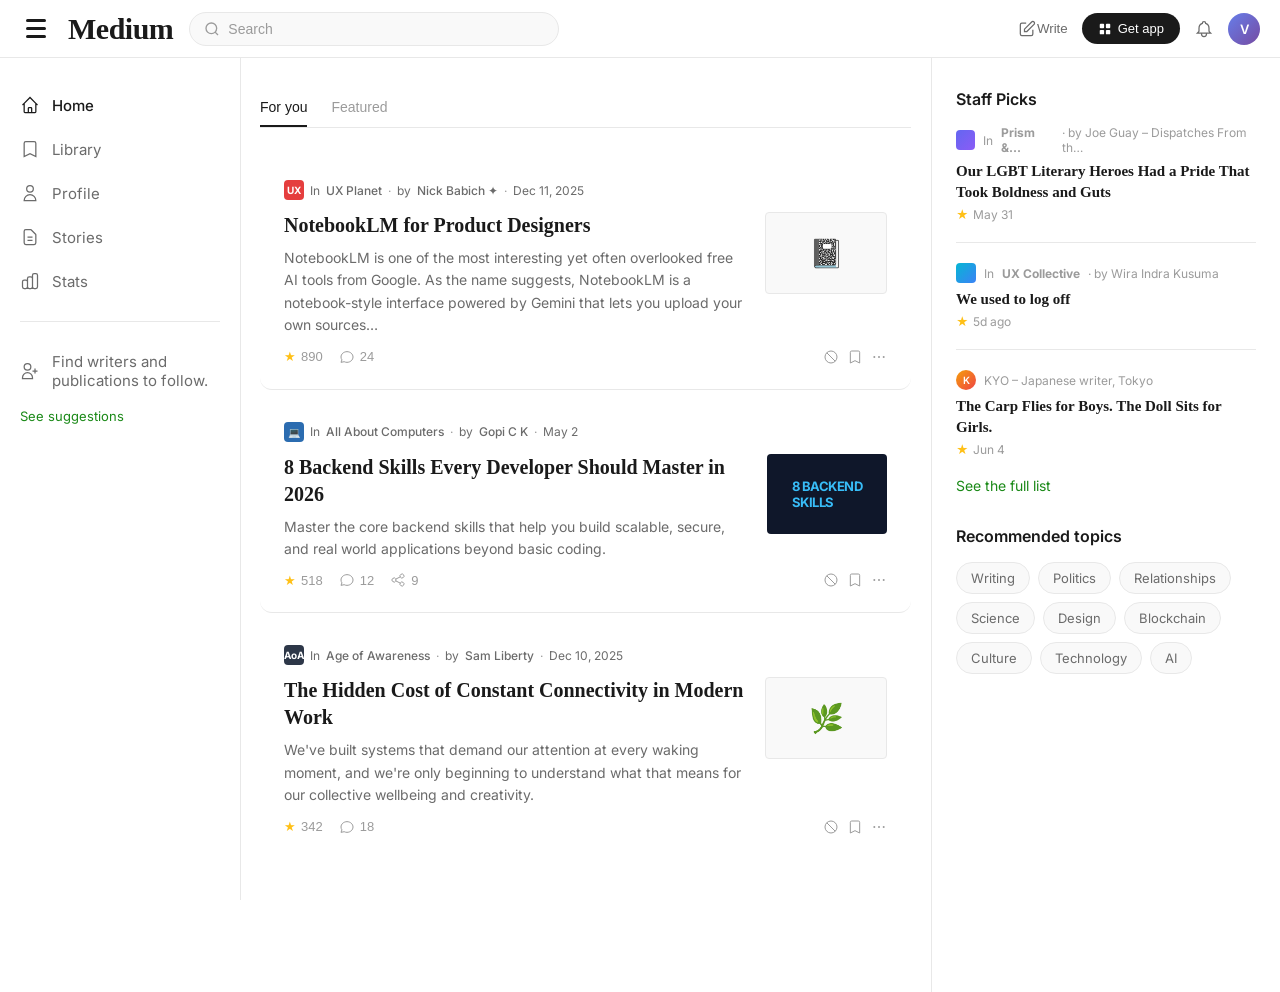
<file: index.html>
<!DOCTYPE html>
<html lang="en">

<head>
  <meta charset="UTF-8" />
  <meta name="viewport" content="width=device-width, initial-scale=1.0" />
  <title>Medium Clone</title>
  <link rel="preconnect" href="https://fonts.googleapis.com" />
  <link href="https://fonts.googleapis.com/css2?family=Georgia:ital@0;1&family=Inter:wght@300;400;500;600&display=swap"
    rel="stylesheet" />
  <link rel="stylesheet" href="./css/style.css">
</head>

<body>

  <!-- TOP NAV -->
  <header>
    <button class="hamburger" id="hamburgerBtn" aria-label="Toggle menu">
      <span></span><span></span><span></span>
    </button>

    <h1 class="logo">
      <a href="./index.html" class="logo">Medium</a>
    </h1>

    <div class="search-bar">
      <svg width="16" height="16" fill="none" stroke="currentColor" stroke-width="2" viewBox="0 0 24 24">
        <circle cx="11" cy="11" r="8" />
        <path d="m21 21-4.35-4.35" />
      </svg>
      <input type="text" placeholder="Search" />
    </div>

    <div class="nav-actions">
      <button class="icon-btn" title="Write" id="writeBtn">
        <svg width="20" height="20" fill="none" stroke="currentColor" stroke-width="1.5" viewBox="0 0 24 24">
          <path
            d="M11 5H6a2 2 0 00-2 2v11a2 2 0 002 2h11a2 2 0 002-2v-5m-1.414-9.414a2 2 0 112.828 2.828L11.828 15H9v-2.828l8.586-8.586z" />
        </svg>Write
      </button>
      <button class="btn-getapp">
        <svg width="14" height="14" viewBox="0 0 16 16" fill="currentColor">
          <rect x="2" y="2" width="5" height="5" rx="1" />
          <rect x="9" y="2" width="5" height="5" rx="1" />
          <rect x="2" y="9" width="5" height="5" rx="1" />
          <rect x="9" y="9" width="5" height="5" rx="1" />
        </svg>
        <span>Get app</span>
      </button>
      <button class="icon-btn" title="Notifications">
        <svg width="20" height="20" fill="none" stroke="currentColor" stroke-width="1.5" viewBox="0 0 24 24">
          <path
            d="M15 17h5l-1.405-1.405A2.032 2.032 0 0118 14.158V11a6.002 6.002 0 00-4-5.659V5a2 2 0 10-4 0v.341C7.67 6.165 6 8.388 6 11v3.159c0 .538-.214 1.055-.595 1.436L4 17h5m6 0v1a3 3 0 11-6 0v-1m6 0H9" />
        </svg>
      </button>
      <div class="avatar" title="Profile">V</div>
    </div>
  </header>

  <!-- Overlay (mobile) -->
  <div class="overlay" id="overlay"></div>

  <!-- PAGE BODY -->
  <div class="page-body">

    <!-- LEFT SIDEBAR -->
    <nav class="sidebar" id="sidebar">
      <a href="#" class="nav-link active">
        <svg width="20" height="20" fill="none" stroke="currentColor" stroke-width="1.5" viewBox="0 0 24 24">
          <path
            d="M3 12l2-2m0 0l7-7 7 7M5 10v10a1 1 0 001 1h3m10-11l2 2m-2-2v10a1 1 0 01-1 1h-3m-6 0a1 1 0 001-1v-4a1 1 0 011-1h2a1 1 0 011 1v4a1 1 0 001 1m-6 0h6" />
        </svg>
        Home
      </a>
      <a href="#" class="nav-link">
        <svg width="20" height="20" fill="none" stroke="currentColor" stroke-width="1.5" viewBox="0 0 24 24">
          <path d="M5 5a2 2 0 012-2h10a2 2 0 012 2v16l-7-3.5L5 21V5z" />
        </svg>
        Library
      </a>
      <a href="#" class="nav-link">
        <svg width="20" height="20" fill="none" stroke="currentColor" stroke-width="1.5" viewBox="0 0 24 24">
          <path d="M16 7a4 4 0 11-8 0 4 4 0 018 0zM12 14a7 7 0 00-7 7h14a7 7 0 00-7-7z" />
        </svg>
        Profile
      </a>
      <a href="#" class="nav-link">
        <svg width="20" height="20" fill="none" stroke="currentColor" stroke-width="1.5" viewBox="0 0 24 24">
          <path
            d="M9 12h6m-6 4h6m2 5H7a2 2 0 01-2-2V5a2 2 0 012-2h5.586a1 1 0 01.707.293l5.414 5.414a1 1 0 01.293.707V19a2 2 0 01-2 2z" />
        </svg>
        Stories
      </a>
      <a href="#" class="nav-link">
        <svg width="20" height="20" fill="none" stroke="currentColor" stroke-width="1.5" viewBox="0 0 24 24">
          <path
            d="M9 19v-6a2 2 0 00-2-2H5a2 2 0 00-2 2v6a2 2 0 002 2h2a2 2 0 002-2zm0 0V9a2 2 0 012-2h2a2 2 0 012 2v10m-6 0a2 2 0 002 2h2a2 2 0 002-2m0 0V5a2 2 0 012-2h2a2 2 0 012 2v14a2 2 0 01-2 2h-2a2 2 0 01-2-2z" />
        </svg>
        Stats
      </a>

      <div class="sidebar-divider"></div>

      <a href="#" class="nav-link">
        <svg width="20" height="20" fill="none" stroke="currentColor" stroke-width="1.5" viewBox="0 0 24 24">
          <path d="M18 9v3m0 0v3m0-3h3m-3 0h-3m-2-5a4 4 0 11-8 0 4 4 0 018 0zM3 20a6 6 0 0112 0v1H3v-1z" />
        </svg>
        Find writers and<br>publications to follow.
      </a>
      <a href="#" class="see-suggestions">See suggestions</a>
    </nav>

    <!-- MAIN FEED -->
    <main class="main" id="mainContent">
      <div class="feed-col">

        <div class="feed-tabs">
          <button class="tab active" data-tab="for-you">For you</button>
          <button class="tab" data-tab="featured">Featured</button>
        </div>

        <!-- Article 1 -->
        <article class="article-card">
          <div class="article-meta">
            <div class="pub-icon ux">UX</div>
            In <a href="#">UX Planet</a>
            <span class="meta-dot">·</span>
            by <a href="#">Nick Babich ✦</a>
            <span class="meta-dot">·</span>
            Dec 11, 2025
          </div>
          <div class="article-body">
            <div class="article-text">
              <h2 class="article-title">NotebookLM for Product Designers</h2>
              <p class="article-excerpt">NotebookLM is one of the most interesting yet often overlooked free AI tools
                from Google. As the name suggests, NotebookLM is a notebook-style interface powered by Gemini that lets
                you upload your own sources…</p>
            </div>
            <div class="thumb-placeholder">📓</div>
          </div>
          <div class="article-actions">
            <button class="action-item" onclick="toggleLike(this)">
              <span class="star-icon">★</span> <span class="count">890</span>
            </button>
            <button class="action-item">
              <svg width="16" height="16" fill="none" stroke="currentColor" stroke-width="1.5" viewBox="0 0 24 24">
                <path
                  d="M8 12h.01M12 12h.01M16 12h.01M21 12c0 4.418-4.03 8-9 8a9.863 9.863 0 01-4.255-.949L3 20l1.395-3.72C3.512 15.042 3 13.574 3 12c0-4.418 4.03-8 9-8s9 3.582 9 8z" />
              </svg>
              24
            </button>
            <div class="actions-right">
              <button class="action-item" title="Not interested">
                <svg width="16" height="16" fill="none" stroke="currentColor" stroke-width="1.5" viewBox="0 0 24 24">
                  <path
                    d="M18.364 18.364A9 9 0 005.636 5.636m12.728 12.728A9 9 0 015.636 5.636m12.728 12.728L5.636 5.636" />
                </svg>
              </button>
              <button class="action-item" title="Save">
                <svg width="16" height="16" fill="none" stroke="currentColor" stroke-width="1.5" viewBox="0 0 24 24">
                  <path d="M5 5a2 2 0 012-2h10a2 2 0 012 2v16l-7-3.5L5 21V5z" />
                </svg>
              </button>
              <button class="action-item" title="More">
                <svg width="16" height="16" fill="currentColor" viewBox="0 0 24 24">
                  <circle cx="5" cy="12" r="1.5" />
                  <circle cx="12" cy="12" r="1.5" />
                  <circle cx="19" cy="12" r="1.5" />
                </svg>
              </button>
            </div>
          </div>
        </article>

        <!-- Article 2 -->
        <article class="article-card">
          <div class="article-meta">
            <div class="pub-icon comp">💻</div>
            In <a href="#">All About Computers</a>
            <span class="meta-dot">·</span>
            by <a href="#">Gopi C K</a>
            <span class="meta-dot">·</span>
            May 2
          </div>
          <div class="article-body">
            <div class="article-text">
              <h2 class="article-title">8 Backend Skills Every Developer Should Master in 2026</h2>
              <p class="article-excerpt">Master the core backend skills that help you build scalable, secure, and real
                world applications beyond basic coding.</p>
            </div>
            <div class="thumb-placeholder"
              style="background:#0f172a; color:#38bdf8; font-size:13px; font-weight:700; letter-spacing:-0.5px; border:none;">
              8 BACKEND<br>SKILLS</div>
          </div>
          <div class="article-actions">
            <button class="action-item" onclick="toggleLike(this)">
              <span class="star-icon">★</span> <span class="count">518</span>
            </button>
            <button class="action-item">
              <svg width="16" height="16" fill="none" stroke="currentColor" stroke-width="1.5" viewBox="0 0 24 24">
                <path
                  d="M8 12h.01M12 12h.01M16 12h.01M21 12c0 4.418-4.03 8-9 8a9.863 9.863 0 01-4.255-.949L3 20l1.395-3.72C3.512 15.042 3 13.574 3 12c0-4.418 4.03-8 9-8s9 3.582 9 8z" />
              </svg>
              12
            </button>
            <button class="action-item">
              <svg width="16" height="16" fill="none" stroke="currentColor" stroke-width="1.5" viewBox="0 0 24 24">
                <path
                  d="M8.684 13.342C8.886 12.938 9 12.482 9 12c0-.482-.114-.938-.316-1.342m0 2.684a3 3 0 110-2.684m0 2.684l6.632 3.316m-6.632-6l6.632-3.316m0 0a3 3 0 105.367-2.684 3 3 0 00-5.367 2.684zm0 9.316a3 3 0 105.368 2.684 3 3 0 00-5.368-2.684z" />
              </svg>
              9
            </button>
            <div class="actions-right">
              <button class="action-item" title="Not interested">
                <svg width="16" height="16" fill="none" stroke="currentColor" stroke-width="1.5" viewBox="0 0 24 24">
                  <path
                    d="M18.364 18.364A9 9 0 005.636 5.636m12.728 12.728A9 9 0 015.636 5.636m12.728 12.728L5.636 5.636" />
                </svg>
              </button>
              <button class="action-item" title="Save">
                <svg width="16" height="16" fill="none" stroke="currentColor" stroke-width="1.5" viewBox="0 0 24 24">
                  <path d="M5 5a2 2 0 012-2h10a2 2 0 012 2v16l-7-3.5L5 21V5z" />
                </svg>
              </button>
              <button class="action-item" title="More">
                <svg width="16" height="16" fill="currentColor" viewBox="0 0 24 24">
                  <circle cx="5" cy="12" r="1.5" />
                  <circle cx="12" cy="12" r="1.5" />
                  <circle cx="19" cy="12" r="1.5" />
                </svg>
              </button>
            </div>
          </div>
        </article>

        <!-- Article 3 -->
        <article class="article-card">
          <div class="article-meta">
            <div class="pub-icon age">AoA</div>
            In <a href="#">Age of Awareness</a>
            <span class="meta-dot">·</span>
            by <a href="#">Sam Liberty</a>
            <span class="meta-dot">·</span>
            Dec 10, 2025
          </div>
          <div class="article-body">
            <div class="article-text">
              <h2 class="article-title">The Hidden Cost of Constant Connectivity in Modern Work</h2>
              <p class="article-excerpt">We've built systems that demand our attention at every waking moment, and we're
                only beginning to understand what that means for our collective wellbeing and creativity.</p>
            </div>
            <div class="thumb-placeholder">🌿</div>
          </div>
          <div class="article-actions">
            <button class="action-item" onclick="toggleLike(this)">
              <span class="star-icon">★</span> <span class="count">342</span>
            </button>
            <button class="action-item">
              <svg width="16" height="16" fill="none" stroke="currentColor" stroke-width="1.5" viewBox="0 0 24 24">
                <path
                  d="M8 12h.01M12 12h.01M16 12h.01M21 12c0 4.418-4.03 8-9 8a9.863 9.863 0 01-4.255-.949L3 20l1.395-3.72C3.512 15.042 3 13.574 3 12c0-4.418 4.03-8 9-8s9 3.582 9 8z" />
              </svg>
              18
            </button>
            <div class="actions-right">
              <button class="action-item" title="Not interested">
                <svg width="16" height="16" fill="none" stroke="currentColor" stroke-width="1.5" viewBox="0 0 24 24">
                  <path
                    d="M18.364 18.364A9 9 0 005.636 5.636m12.728 12.728A9 9 0 015.636 5.636m12.728 12.728L5.636 5.636" />
                </svg>
              </button>
              <button class="action-item" title="Save">
                <svg width="16" height="16" fill="none" stroke="currentColor" stroke-width="1.5" viewBox="0 0 24 24">
                  <path d="M5 5a2 2 0 012-2h10a2 2 0 012 2v16l-7-3.5L5 21V5z" />
                </svg>
              </button>
              <button class="action-item" title="More">
                <svg width="16" height="16" fill="currentColor" viewBox="0 0 24 24">
                  <circle cx="5" cy="12" r="1.5" />
                  <circle cx="12" cy="12" r="1.5" />
                  <circle cx="19" cy="12" r="1.5" />
                </svg>
              </button>
            </div>
          </div>
        </article>

      </div>
    </main>

    <!-- RIGHT SIDEBAR -->
    <aside class="right-sidebar">

      <div class="sidebar-section">
        <h3 class="sidebar-heading">Staff Picks</h3>

        <div class="staff-pick">
          <div class="pick-meta">
            <div style="width:20px;height:20px;border-radius:4px;background:linear-gradient(135deg,#6366f1,#8b5cf6);">
            </div>
            In <strong>Prism &…</strong> · by Joe Guay – Dispatches From th…
          </div>
          <p class="pick-title">Our LGBT Literary Heroes Had a Pride That Took Boldness and Guts</p>
          <div class="pick-date">
            <span class="star-icon">★</span> May 31
          </div>
        </div>

        <div class="staff-pick">
          <div class="pick-meta">
            <div style="width:20px;height:20px;border-radius:4px;background:linear-gradient(135deg,#06b6d4,#3b82f6);">
            </div>
            In <strong>UX Collective</strong> · by Wira Indra Kusuma
          </div>
          <p class="pick-title">We used to log off</p>
          <div class="pick-date">
            <span class="star-icon">★</span> 5d ago
          </div>
        </div>

        <div class="staff-pick">
          <div class="pick-meta">
            <div class="avatar"
              style="width:20px;height:20px;font-size:10px;background:linear-gradient(135deg,#f59e0b,#ef4444);">K</div>
            KYO – Japanese writer, Tokyo
          </div>
          <p class="pick-title">The Carp Flies for Boys. The Doll Sits for Girls.</p>
          <div class="pick-date">
            <span class="star-icon">★</span> Jun 4
          </div>
        </div>

        <a href="#" class="see-full">See the full list</a>
      </div>

      <div class="sidebar-section">
        <h3 class="sidebar-heading">Recommended topics</h3>
        <div class="topic-chips">
          <span class="chip">Writing</span>
          <span class="chip">Politics</span>
          <span class="chip">Relationships</span>
          <span class="chip">Science</span>
          <span class="chip">Design</span>
          <span class="chip">Blockchain</span>
          <span class="chip">Culture</span>
          <span class="chip">Technology</span>
          <span class="chip">AI</span>
        </div>
      </div>

    </aside>
  </div>

  <script src="./js/script.js"></script>
</body>

</html>
</file>
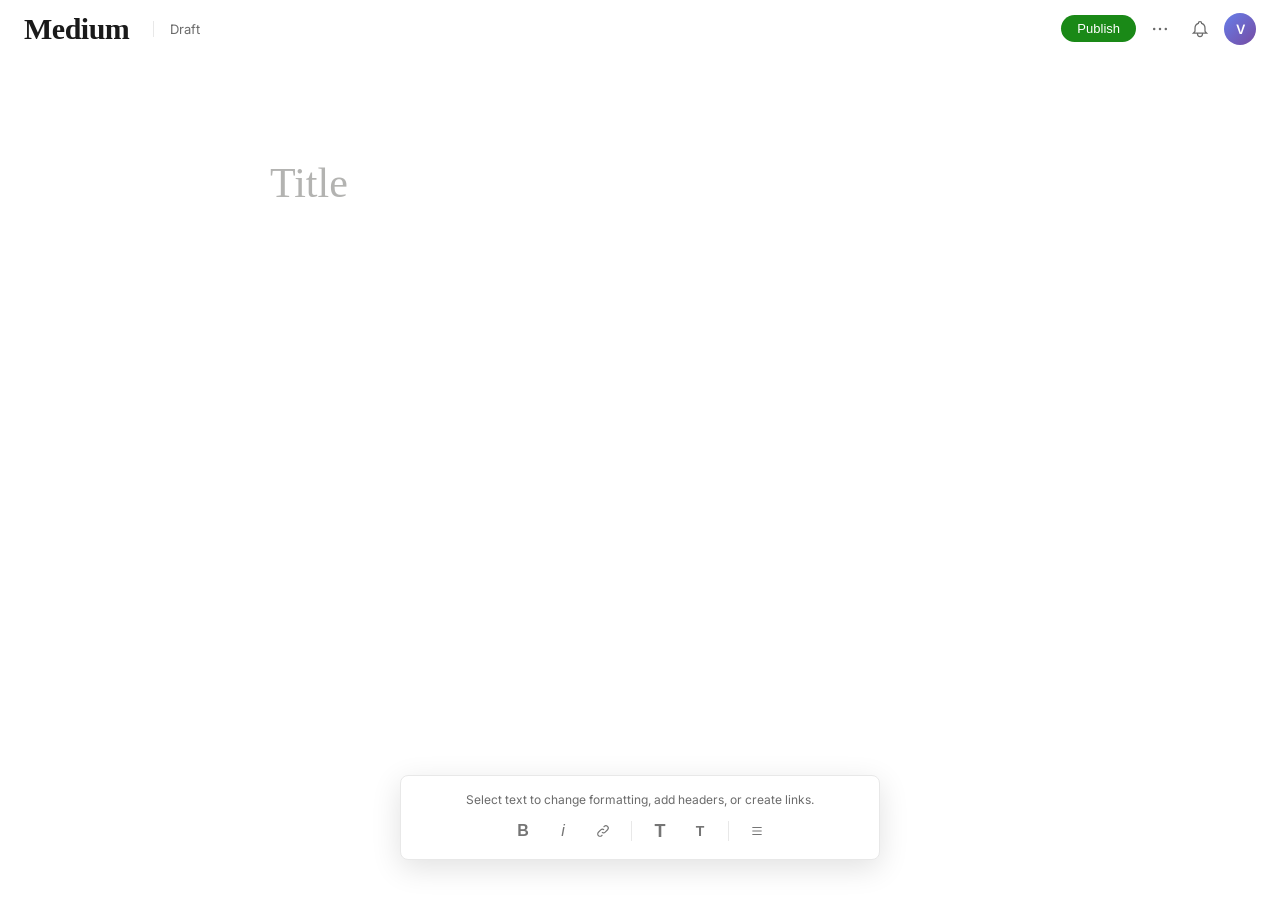
<file: write.html>
<!DOCTYPE html>
<html lang="en">

<head>
  <meta charset="UTF-8" />
  <meta name="viewport" content="width=device-width, initial-scale=1.0" />
  <title>New story – Medium</title>
  <link rel="preconnect" href="https://fonts.googleapis.com" />
  <link href="https://fonts.googleapis.com/css2?family=Georgia:ital@0;1&family=Inter:wght@300;400;500;600&display=swap"
    rel="stylesheet" />
  <link rel="stylesheet" href="./css/style.css" />
</head>

<body class="write-page">

  <!-- TOP NAV FOR WRITE PAGE -->
  <header class="write-header">
    <div class="write-header-left">
      <a href="./index.html" class="logo">Medium</a>
      <span class="draft-status">Draft</span>
    </div>

    <div class="nav-actions">
      <button class="btn-publish" id="publishBtn">Publish</button>

      <button class="icon-btn" title="More options">
        <svg width="20" height="20" fill="currentColor" viewBox="0 0 24 24">
          <circle cx="5" cy="12" r="1.5" />
          <circle cx="12" cy="12" r="1.5" />
          <circle cx="19" cy="12" r="1.5" />
        </svg>
      </button>
      <button class="icon-btn" title="Notifications">
        <svg width="20" height="20" fill="none" stroke="currentColor" stroke-width="1.5" viewBox="0 0 24 24">
          <path
            d="M15 17h5l-1.405-1.405A2.032 2.032 0 0118 14.158V11a6.002 6.002 0 00-4-5.659V5a2 2 0 10-4 0v.341C7.67 6.165 6 8.388 6 11v3.159c0 .538-.214 1.055-.595 1.436L4 17h5m6 0v1a3 3 0 11-6 0v-1m6 0H9" />
        </svg>
      </button>
      <div class="avatar" title="Profile">V</div>
    </div>
  </header>

  <!-- MAIN EDITOR -->
  <main class="editor-container">
    <div class="editor-layout">
      <!-- Title input (contenteditable for natural resizing) -->
      <div class="editor-field title-field" contenteditable="true" data-placeholder="Title" id="storyTitle"></div>

      <!-- Body input -->
      <div class="editor-field body-field" contenteditable="true" data-placeholder="Tell your story..." id="storyBody">
      </div>
    </div>
  </main>

  <!-- Floating Formatting Toolbar -->
  <div class="formatting-tooltip" id="formattingTooltip">
    <p class="tooltip-hint">Select text to change formatting, add headers, or create links.</p>
    <div class="tooltip-toolbar">
      <button class="tool-btn" data-command="bold"><b>B</b></button>
      <button class="tool-btn" data-command="italic"><i>i</i></button>
      <button class="tool-btn" data-command="createLink">
        <svg width="14" height="14" fill="none" stroke="currentColor" stroke-width="2" viewBox="0 0 24 24">
          <path
            d="M13.828 10.172a4 4 0 00-5.656 0l-4 4a4 4 0 105.656 5.656l1.102-1.101m-.758-4.899a4 4 0 005.656 0l4-4a4 4 0 00-5.656-5.656l-1.1 1.1" />
        </svg>
      </button>
      <div class="tool-divider"></div>
      <button class="tool-btn header-large" data-command="formatBlock" data-value="h2">T</button>
      <button class="tool-btn header-small" data-command="formatBlock" data-value="h3">T</button>
      <div class="tool-divider"></div>
      <button class="tool-btn" title="Add list (bullet)" data-command="insertUnorderedList">
        <svg width="14" height="14" fill="none" stroke="currentColor" stroke-width="2" viewBox="0 0 24 24">
          <path d="M4 6h16M4 12h16M4 18h16" />
        </svg>
      </button>
    </div>
  </div>

  <script src="./js/write.js"></script>
</body>

</html>
</file>
<file: css/style.css>
*,
*::before,
*::after {
  margin: 0;
  padding: 0;
}

:root {
  --bg: #ffffff;
  --surface: #f9f9f9;
  --border: #e8e8e8;
  --text-primary: #1a1a1a;
  --text-secondary: #6b6b6b;
  --text-muted: #9b9b9b;
  --accent: #1a8917;
  --accent-star: #ffc017;
  --sidebar-width: 240px;
  --topbar-height: 57px;
}

body {
  font-family: 'Inter', sans-serif;
  background: var(--bg);
  color: var(--text-primary);
  min-height: 100vh;
}

/* ── TOP NAV ── */
header {
  position: fixed;
  top: 0;
  left: 0;
  right: 0;
  height: var(--topbar-height);
  background: var(--bg);
  border-bottom: 1px solid var(--border);
  display: flex;
  align-items: center;
  padding: 0 20px;
  gap: 16px;
  z-index: 100;
}

.hamburger {
  background: none;
  border: none;
  cursor: pointer;
  padding: 6px;
  display: flex;
  flex-direction: column;
  gap: 5px;
  border-radius: 4px;
  transition: background 0.15s;
}

.hamburger:hover {
  background: var(--surface);
}

.hamburger span {
  display: block;
  width: 20px;
  height: 3px;
  background: var(--text-primary);
  border-radius: 4px;
  transition: transform 0.25s, opacity 0.25s;
}

/* animate to X when sidebar closed (for animation)*/
body.sidebar-hidden .hamburger span:nth-child(1) {
  transform: translateY(8px) rotate(45deg);
  background: var(--text-secondary);
}

body.sidebar-hidden .hamburger span:nth-child(2) {
  opacity: 0;
  background: var(--text-secondaryt);
}

body.sidebar-hidden .hamburger span:nth-child(3) {
  transform: translateY(-8px) rotate(-45deg);
  background: var(--text-secondary);
}

.logo {
  font-family: 'Georgia', serif;
  font-size: 30px;
  font-weight: 600;
  letter-spacing: -0.5px;
  color: var(--text-primary);
  text-decoration: none;
  flex-shrink: 0;
}

.search-bar {
  flex: 1;
  max-width: 340px;
  display: flex;
  align-items: center;
  gap: 8px;
  background: var(--surface);
  border: 1px solid var(--border);
  border-radius: 999px;
  padding: 8px 14px;
  cursor: text;
}

.search-bar svg {
  color: var(--text-muted);
  flex-shrink: 0;
}

.search-bar input {
  border: none;
  background: transparent;
  font-size: 14px;
  color: var(--text-primary);
  outline: none;
  width: 100%;
}

.search-bar input::placeholder {
  color: var(--text-muted);
}

.nav-actions {
  margin-left: auto;
  display: flex;
  align-items: center;
  gap: 8px;
}

.btn-getapp {
  display: flex;
  align-items: center;
  gap: 6px;
  background: var(--text-primary);
  color: #fff;
  border: none;
  border-radius: 999px;
  padding: 8px 16px;
  font-size: 13px;
  font-weight: 500;
  cursor: pointer;
  transition: opacity 0.15s;
}

.btn-getapp:hover {
  opacity: 0.85;
}

.icon-btn {
  background: none;
  border: none;
  padding: 6px;
  border-radius: 50%;
  cursor: pointer;
  color: var(--text-secondary);
  transition: background 0.15s;
  display: flex;
  align-items: center;
}

.icon-btn:hover {
  background: var(--surface);
}

.avatar {
  width: 32px;
  height: 32px;
  border-radius: 50%;
  background: linear-gradient(135deg, #667eea, #764ba2);
  cursor: pointer;
  display: flex;
  align-items: center;
  justify-content: center;
  color: #fff;
  font-size: 13px;
  font-weight: 600;
}

/* ── LAYOUT ── */
.page-body {
  display: flex;
  padding-top: var(--topbar-height);
  min-height: 100vh;
}

/* ── LEFT SIDEBAR ── */
.sidebar {
  position: fixed;
  top: var(--topbar-height);
  left: 0;
  bottom: 0;
  width: var(--sidebar-width);
  padding: 28px 0 28px;
  display: flex;
  flex-direction: column;
  gap: 4px;
  overflow-y: auto;
  transition: transform 0.28s cubic-bezier(.4, 0, .2, 1), opacity 0.25s;
  border-right: 1px solid var(--border);
  background: var(--bg);
}

body.sidebar-hidden .sidebar {
  transform: translateX(-100%);
  opacity: 0;
  pointer-events: none;
}

.nav-link {
  display: flex;
  align-items: center;
  gap: 12px;
  padding: 10px 20px;
  font-size: 15px;
  color: var(--text-secondary);
  text-decoration: none;
  border-radius: 0;
  transition: color 0.15s, background 0.15s;
  cursor: pointer;
  border: none;
  background: none;
  width: auto;
  text-align: left;
}

.nav-link:hover,
.nav-link.active {
  color: var(--text-primary);
}

.nav-link.active {
  font-weight: 500;
}

.nav-link svg {
  flex-shrink: 0;
}

.sidebar-divider {
  height: 1px;
  background: var(--border);
  margin: 16px 20px;
}

.nav-small {
  font-size: 13px;
  color: var(--text-muted);
  padding: 6px 20px;
}

.see-suggestions {
  font-size: 13px;
  color: var(--accent);
  padding: 4px 20px;
  cursor: pointer;
  display: block;
  text-decoration: none;
}

.see-suggestions:hover {
  text-decoration: underline;
}

/* ── MAIN CONTENT ── */
.main {
  margin-left: var(--sidebar-width);
  flex: 1;
  transition: margin-left 0.28s cubic-bezier(.4, 0, .2, 1);
  display: flex;
  justify-content: center;
  padding: 0 20px;
}

body.sidebar-hidden .main {
  margin-left: 0;
}

.feed-col {
  max-width: 700px;
  width: 100%;
  padding: 32px 0 60px;
}

/* ── TABS ── */
.feed-tabs {
  display: flex;
  gap: 0;
  border-bottom: 1px solid var(--border);
  margin-bottom: 28px;
}

.tab {
  font-size: 14px;
  color: var(--text-muted);
  padding: 10px 0;
  margin-right: 24px;
  cursor: pointer;
  border-bottom: 2px solid transparent;
  transition: color 0.15s, border-color 0.15s;
  background: none;
  border-top: none;
  border-left: none;
  border-right: none;
}

.tab.active {
  color: var(--text-primary);
  border-bottom-color: var(--text-primary);
  font-weight: 500;
}

.tab:hover:not(.active) {
  color: var(--text-secondary);
}

/* ── ARTICLE CARD ── */
.article-card {
  padding: 24px;
  border-bottom: 1px solid var(--border);
  border-radius: 12px;
  display: flex;
  flex-direction: column;
  gap: 12px;
  transition: transform 0.2s ease, box-shadow 0.2s ease, background-color 0.2s ease, border-color 0.2s ease;
  background-color: transparent;
  margin-bottom: 8px;
}

.article-card:hover {
  transform: translateY(-2px);
  box-shadow: 0 12px 24px rgba(0, 0, 0, 0.06);
  background-color: var(--surface);
  border-color: transparent;
}

.article-card:last-child {
  border-bottom: none;
}

.article-meta {
  display: flex;
  align-items: center;
  gap: 6px;
  font-size: 12px;
  color: var(--text-secondary);
}

.pub-icon {
  width: 20px;
  height: 20px;
  border-radius: 4px;
  display: flex;
  align-items: center;
  justify-content: center;
  font-size: 10px;
  font-weight: 700;
  color: #fff;
  flex-shrink: 0;
}

.pub-icon.ux {
  background: #e53e3e;
}

.pub-icon.comp {
  background: #2b6cb0;
}

.pub-icon.age {
  background: #2d3748;
}

.article-meta a {
  color: var(--text-secondary);
  text-decoration: none;
  font-weight: 500;
}

.article-meta a:hover {
  color: var(--text-primary);
}

.meta-dot {
  color: var(--text-muted);
}

.article-body {
  display: flex;
  gap: 20px;
  align-items: flex-start;
}

.article-text {
  flex: 1;
}

.article-title {
  font-family: 'Georgia', serif;
  font-size: 20px;
  font-weight: 700;
  line-height: 1.35;
  color: var(--text-primary);
  margin-bottom: 8px;
  cursor: pointer;
}

.article-title:hover {
  text-decoration: underline;
}

.article-excerpt {
  font-size: 14px;
  color: var(--text-secondary);
  line-height: 1.6;
  overflow: hidden;
}

.article-thumb {
  width: 120px;
  height: 80px;
  border-radius: 4px;
  object-fit: cover;
  flex-shrink: 0;
  background: var(--surface);
  display: flex;
  align-items: center;
  justify-content: center;
  overflow: hidden;
}

.article-thumb img {
  width: 100%;
  height: 100%;
  object-fit: cover;
}

.thumb-placeholder {
  width: 120px;
  height: 80px;
  border-radius: 4px;
  background: var(--surface);
  border: 1px solid var(--border);
  display: flex;
  align-items: center;
  justify-content: center;
  flex-shrink: 0;
  font-size: 28px;
  color: var(--text-muted);
}

.article-actions {
  display: flex;
  align-items: center;
  gap: 16px;
  font-size: 13px;
  color: var(--text-muted);
}

.action-item {
  display: flex;
  align-items: center;
  gap: 5px;
  cursor: pointer;
  border: none;
  background: none;
  color: var(--text-muted);
  font-size: 13px;
  transition: color 0.15s;
  padding: 0;
}

.action-item:hover {
  color: var(--text-primary);
}

.action-item.liked {
  color: var(--accent-star);
}

.star-icon {
  color: var(--accent-star);
}

.actions-right {
  margin-left: auto;
  display: flex;
  gap: 8px;
}

/* ── RIGHT SIDEBAR ── */
.right-sidebar {
  width: 300px;
  flex-shrink: 0;
  padding: 32px 24px 60px 24px;
  border-left: 1px solid var(--border);
  position: sticky;
  top: var(--topbar-height);
  height: calc(100vh - var(--topbar-height));
  overflow-y: auto;
}

.sidebar-section {
  margin-bottom: 32px;
}

.sidebar-heading {
  font-weight: 600;
  font-size: 16px;
  margin-bottom: 16px;
  color: var(--text-primary);
}

.staff-pick {
  margin-bottom: 20px;
  padding-bottom: 20px;
  border-bottom: 1px solid var(--border);
}

.staff-pick:last-of-type {
  border-bottom: none;
  padding-bottom: 0;
}

.pick-meta {
  display: flex;
  align-items: center;
  gap: 8px;
  font-size: 12px;
  color: var(--text-muted);
  margin-bottom: 6px;
}

.pick-icon {
  width: 20px;
  height: 20px;
  border-radius: 4px;
  flex-shrink: 0;
}

.pick-title {
  font-family: 'Georgia', serif;
  font-size: 15px;
  font-weight: 700;
  line-height: 1.4;
  cursor: pointer;
  margin-bottom: 4px;
  color: var(--text-primary);
}

.pick-title:hover {
  text-decoration: underline;
}

.pick-date {
  font-size: 12px;
  color: var(--text-muted);
  display: flex;
  align-items: center;
  gap: 4px;
}

.see-full {
  font-size: 14px;
  color: var(--accent);
  cursor: pointer;
  display: block;
  margin-top: 4px;
  text-decoration: none;
}

.see-full:hover {
  text-decoration: underline;
}

.topic-chips {
  display: flex;
  flex-wrap: wrap;
  gap: 8px;
}

.chip {
  background: var(--surface);
  border: 1px solid var(--border);
  border-radius: 999px;
  padding: 7px 14px;
  font-size: 13px;
  color: var(--text-secondary);
  cursor: pointer;
  transition: background 0.15s, color 0.15s;
}

.chip:hover {
  background: var(--border);
  color: var(--text-primary);
}

/* ── OVERLAY (mobile) ── */
.overlay {
  display: none;
  position: fixed;
  inset: 0;
  background: rgba(0, 0, 0, 0.4);
  z-index: 99;
}

@media (max-width: 900px) {
  .right-sidebar {
    display: none;
  }

  .main {
    padding: 0 16px;
  }
}

@media (max-width: 640px) {
  .sidebar {
    z-index: 100;
  }

  .overlay.show {
    display: block;
  }

  .search-bar {
    display: none;
  }

  .btn-getapp span {
    display: none;
  }
}

/* ── WRITE PAGE / EDITOR ── */
.write-page {
  background: var(--bg);
  color: var(--text-primary);
  display: flex;
  flex-direction: column;
  min-height: 100vh;
}

.write-header {
  display: flex;
  justify-content: space-between;
  align-items: center;
  border-bottom: none;
  padding: 0 24px;
  height: var(--topbar-height);
  position: fixed;
  top: 0;
  left: 0;
  right: 0;
  background: var(--bg);
  z-index: 100;
}

.write-header-left {
  display: flex;
  align-items: center;
  gap: 16px;
}

.draft-status {
  font-size: 13px;
  color: var(--text-secondary);
  border-left: 1px solid var(--border);
  padding-left: 16px;
  margin-left: 8px;
}

.btn-publish {
  background: #1a8917;
  color: white;
  border: none;
  border-radius: 99px;
  padding: 6px 16px;
  font-size: 13px;
  font-weight: 500;
  cursor: pointer;
  transition: background 0.15s;
}

.btn-publish:hover {
  background: #156f12;
}

.editor-container {
  display: flex;
  justify-content: center;
  padding: 100px 24px 120px;
  flex: 1;
  margin-top: var(--topbar-height);
}

.editor-layout {
  width: 100%;
  max-width: 740px;
  display: flex;
  flex-direction: column;
  gap: 20px;
}

/* Placeholder support for contenteditable */
.editor-field {
  outline: none;
  border: none;
}

.editor-field[contenteditable="true"]:empty::before {
  content: attr(data-placeholder);
  color: #b3b3b1;
  cursor: text;
}

.title-field {
  font-family: 'Georgia', serif;
  font-size: 42px;
  font-weight: 400;
  line-height: 1.25;
  color: var(--text-primary);
  margin-bottom: 10px;
  word-break: break-word;
}

.body-field {
  font-family: 'Georgia', serif;
  font-size: 20px;
  line-height: 1.6;
  color: #292929;
  min-height: 300px;
  word-break: break-word;
}

/* Formatting Tooltip */
.formatting-tooltip {
  position: fixed;
  bottom: 40px;
  left: 50%;
  transform: translateX(-50%);
  background: #ffffff;
  border: 1px solid var(--border);
  box-shadow: 0 8px 30px rgba(0, 0, 0, 0.12);
  border-radius: 8px;
  padding: 16px;
  display: flex;
  flex-direction: column;
  gap: 12px;
  align-items: center;
  z-index: 1000;
  width: 90%;
  max-width: 480px;
  box-sizing: border-box;
}

.tooltip-hint {
  font-size: 12px;
  color: var(--text-secondary);
  text-align: center;
  margin: 0;
}

.tooltip-toolbar {
  display: flex;
  align-items: center;
  gap: 16px;
}

.tool-btn {
  background: none;
  border: none;
  color: #757575;
  cursor: pointer;
  padding: 4px;
  font-size: 16px;
  display: flex;
  align-items: center;
  justify-content: center;
  border-radius: 4px;
  transition: color 0.15s, background-color 0.15s;
  min-width: 24px;
  height: 24px;
}

.tool-btn:hover {
  color: var(--text-primary);
  background-color: var(--surface);
}

.tool-divider {
  width: 1px;
  height: 20px;
  background-color: var(--border);
}

.tool-btn.header-large {
  font-size: 18px;
  font-weight: bold;
}

.tool-btn.header-small {
  font-size: 14px;
  font-weight: bold;
}
</file>
